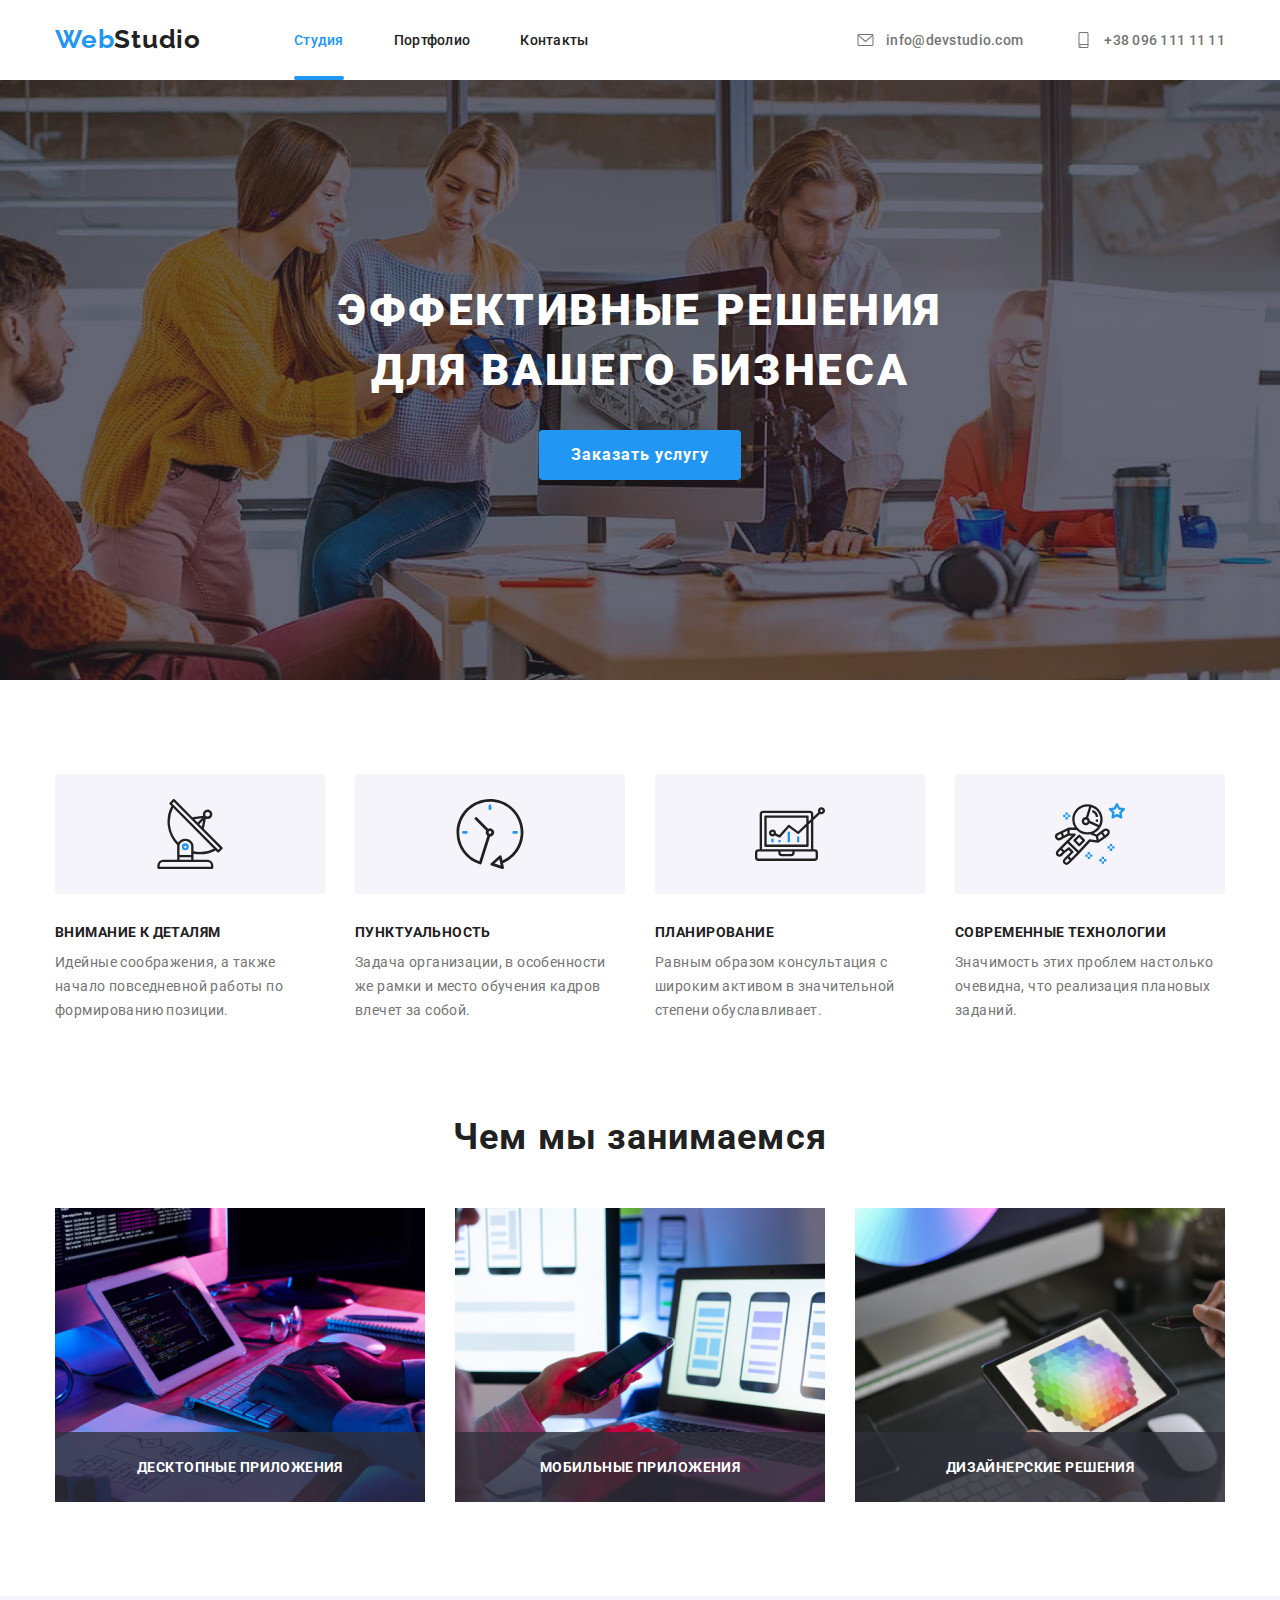
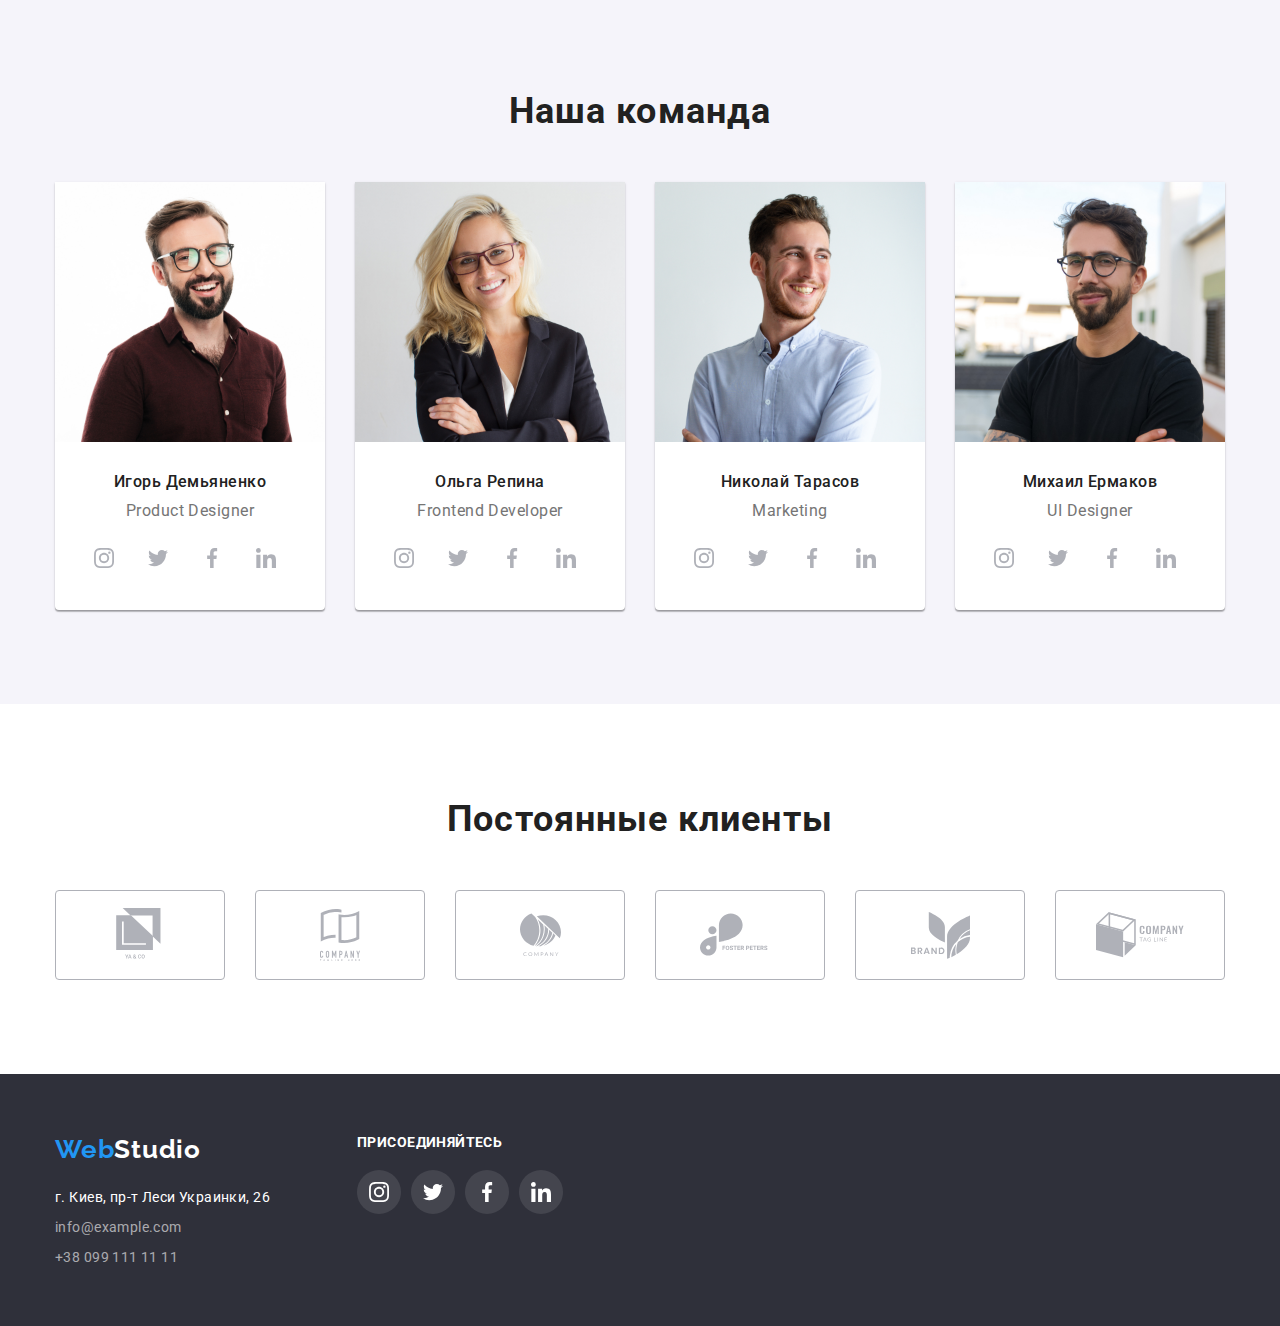
<file: index.html>
<!DOCTYPE html>
<html lang="ru">
  <head>
    <meta charset="UTF-8" />
    <meta name="viewport" content="width=device-width, initial-scale=1.0" />
    <link
      href="https://fonts.googleapis.com/css2?family=Oleo+Script&family=Raleway:wght@700&family=Roboto:wght@400;500;700;900&display=swap"
      rel="stylesheet">
    <link rel="stylesheet" href="./css/normalize.css">
    <link rel="stylesheet" href="./css/styles.css">
    <title>Web Studio</title>
  </head>
  <body>
    <header class="header">
      <div class="container flex-box">
        <nav class="navigation flex-box">
          <a href="./index.html" class="logo-link link">Web<span class="logo-span">Studio</span></a>
          <ul class="nav-list list flex-box">
            <li class="nav-item"><a href="./index.html" class="nav-link active link position-container">Студия</a></li>
            <li class="nav-item"><a href="./portfolio.html" class="nav-link link position-container">Портфолио</a></li>
            <li class="nav-item"><a href="#" class="nav-link link position-container">Контакты</a></li>
          </ul>
        </nav>
        <address class="address">
          <a href="mailto:info@devstudio.com" class="address-link mail link">
            <svg class="icon address-icon" width="21px" height="16px">
              <use href="./images/symbol-defs.svg#icon-envelope"></use>
            </svg>
            <span class="adress-span">info@devstudio.com</span>
          </a>
          <a href="tel:+380961111111" class="address-link phone link">
            <svg class="icon address-icon" width="16px" height="26px">
              <use href="./images/symbol-defs.svg#icon-smartphone"></use>
            </svg>
            <span class="adress-span">+38 096 111 11 11</span>
          </a>
        </address>
      </div>
    </header>
    <main class="main">
      <section class="hero">
        <div class="container">
          <h1 class="hero-title">Эффективные решения для вашего бизнеса</h1>
          <button type="button" class="button hero-button" data-modal-open>Заказать услугу</button>
        </div> 
      </section>
      <!-- Код для модального окна -->
      <div class="modal-backdrop is-hidden" data-modal>
        <div class="modal">
          <button type="button" class="button close-button flex-box" data-modal-close>
            <svg class="close-icon" width="18px" height="18px">
              <use href="./images/symbol-defs.svg#icon-close-black"></use>
            </svg>
          </button>
        </div>
      </div>
      <!-- Конец кода модального окна -->
      <section class="section our-features">
        <div class="container">
        <h2 class="title hidden-title">Наши особености</h2>
        <ul class="content-list list flex-box">
          <li class="list-item">
            <div class="icon-container">
              <svg class="icon features-icon" width="70px" height="70px">
                <use href="./images/symbol-defs.svg#icon-our-features1"></use>
              </svg>
            </div>
            <h3 class="subtitle">Внимание к деталям</h3>
            <p class="text">
              Идейные соображения, а также начало повседневной работы по
              формированию позиции.
            </p>
          </li>
          <li class="list-item">
            <div class="icon-container">
              <svg class="icon features-icon" width="70px" height="70px">
                <use href="./images/symbol-defs.svg#icon-our-features2"></use>
              </svg>
            </div>
            <h3 class="subtitle">Пунктуальность</h3>
            <p class="text">
              Задача организации, в особенности же рамки и место обучения кадров
              влечет за собой.
            </p>
          </li>
          <li class="list-item">
            <div class="icon-container">
              <svg class="icon features-icon" width="70px" height="70px">
                <use href="./images/symbol-defs.svg#icon-our-features3"></use>
              </svg>
            </div>
            <h3 class="subtitle">Планирование</h3>
            <p class="text">
              Равным образом консультация с широким активом в значительной
              степени обуславливает.
            </p>
          </li>
          <li class="list-item">
            <div class="icon-container">
              <svg class="icon features-icon" width="70px" height="70px">
                <use href="./images/symbol-defs.svg#icon-our-features4"></use>
              </svg>
            </div>
            <h3 class="subtitle">Современные технологии</h3>
            <p class="text"> 
              Значимость этих проблем настолько очевидна, что реализация
              плановых заданий.
            </p>
          </li>
        </ul>
        </div>
      </section>
      <section class="section we-do">
        <div class="container">
          <h4 class="title">Чем мы занимаемся</h4>
        <ul class="content-list list flex-box">
          <li class="list-item">
            <div class="position-container">
              <img 
              src="./images/box1.jpg" 
              alt="Человек печатает" 
              width="370" height="294" 
              class="img" 
              />
              <p class="text">Десктопные приложения</p>
            </div>
          </li>
          <li class="list-item">
            <div class="position-container">
              <img 
              src="./images/box2.jpg" 
              alt="Человек держит в руках телефон" 
              width="370" 
              height="294" 
              class="img" 
              />
              <p class="text">Мобильные приложения</p>
            </div>
          </li>
          <li class="list-item">
            <div class="position-container">
              <img 
              src="./images/box3.jpg" 
              alt="Человек держит в руках планшет" 
              width="370" 
              height="294" 
              class="img" 
              />
              <p class="text">Дизайнерские решения</p>
            </div>
          </li>
        </ul>
        </div>
      </section>
      <section class="section team">
        <div class="container">
          <h5 class="title">Наша команда</h5>
        <ul class="content-list list flex-box">
          <li class="list-item team-member"> 
            <figure class="content-box">
              <img
                src="./images/product-disigner.jpg"
                alt="Мужчина в очках и с бородой"
                width="270"
                height="260"
                class="img"
              />
              <p class="subtitle">Игорь Демьяненко</p>
              <figcaption class="desc">Product Designer</figcaption>
            </figure>
            <ul class="list icon-list flex-box">
              <li class="list-item social-item">
                <a href="#" class="link social-link flex-box">
                  <svg class="icon social-icon">
                    <use href="./images/symbol-defs.svg#icon-instagram"></use>
                  </svg>
                </a>
              </li>
              <li class="list-item social-item">
                <a href="#" class="link social-link flex-box">
                  <svg class="icon social-icon">
                    <use href="./images/symbol-defs.svg#icon-twitter"></use>
                  </svg>
                </a>
              </li>
              <li class="list-item social-item">
                <a href="#" class="link social-link flex-box">
                  <svg class="icon social-icon">
                    <use href="./images/symbol-defs.svg#icon-facebook"></use>
                  </svg>
                </a>
              </li>
              <li class="list-item social-item">
                <a href="#" class="link social-link flex-box">
                  <svg class="icon social-icon">
                    <use href="./images/symbol-defs.svg#icon-linkedin"></use>
                  </svg>
                </a>
              </li>
            </ul>
          </li>
          <li class="list-item team-member">
            <figure class="content-box">
              <img
                src="./images/frontend-developer.jpg"
                alt="Светловолосая женщина в очках"
                width="270"
                height="260"
                class="img"
              />
              <p class="subtitle">Ольга Репина</p>
              <figcaption class="desc">Frontend Developer</figcaption>
            </figure>
            <ul class="list icon-list flex-box">
              <li class="list-item social-item">
                <a href="#" class="link social-link flex-box">
                  <svg class="icon social-icon">
                    <use href="./images/symbol-defs.svg#icon-instagram"></use>
                  </svg>
                </a>
              </li>
              <li class="list-item social-item">
                <a href="#" class="link social-link flex-box">
                  <svg class="icon social-icon">
                    <use href="./images/symbol-defs.svg#icon-twitter"></use>
                  </svg>
                </a>
              </li>
              <li class="list-item social-item">
                <a href="#" class="link social-link flex-box">
                  <svg class="icon social-icon">
                    <use href="./images/symbol-defs.svg#icon-facebook"></use>
                  </svg>
                </a>
              </li>
              <li class="list-item social-item">
                <a href="#" class="link social-link flex-box">
                  <svg class="icon social-icon">
                    <use href="./images/symbol-defs.svg#icon-linkedin"></use>
                  </svg>
                </a>
              </li>
            </ul>
          </li>
          <li class="list-item team-member">
            <figure class="content-box">
              <img
                src="./images/marketing.jpg"
                alt="Мужчина без очков"
                width="270"
                height="260"
                class="img"
              />
              <p class="subtitle">Николай Тарасов</p>
              <figcaption class="desc">Marketing</figcaption>
            </figure>
            <ul class="list icon-list flex-box">
              <li class="list-item social-item">
                <a href="#" class="link social-link flex-box">
                  <svg class="icon social-icon">
                    <use href="./images/symbol-defs.svg#icon-instagram"></use>
                  </svg>
                </a>
              </li>
              <li class="list-item social-item">
                <a href="#" class="link social-link flex-box">
                  <svg class="icon social-icon">
                    <use href="./images/symbol-defs.svg#icon-twitter"></use>
                  </svg>
                </a>
              </li>
              <li class="list-item social-item">
                <a href="#" class="link social-link flex-box">
                  <svg class="icon social-icon">
                    <use href="./images/symbol-defs.svg#icon-facebook"></use>
                  </svg>
                </a>
              </li>
              <li class="list-item social-item">
                <a href="#" class="link social-link flex-box">
                  <svg class="icon social-icon">
                    <use href="./images/symbol-defs.svg#icon-linkedin"></use>
                  </svg>
                </a>
              </li>
            </ul>
          </li>
          <li class="list-item team-member">
            <figure class="content-box">
              <img
                src="./images/ui-designer.jpg"
                alt="Ещё один мужчина в очках"
                width="270"
                height="260"
                class="img"
              />
              <p class="subtitle">Михаил Ермаков</p>
              <figcaption class="desc">UI Designer</figcaption>
            </figure>
            <ul class="list icon-list flex-box">
              <li class="list-item social-item">
                <a href="#" class="link social-link flex-box">
                  <svg class="icon social-icon">
                    <use href="./images/symbol-defs.svg#icon-instagram"></use>
                  </svg>
                </a>
              </li>
              <li class="list-item social-item">
                <a href="#" class="link social-link flex-box">
                  <svg class="icon social-icon">
                    <use href="./images/symbol-defs.svg#icon-twitter"></use>
                  </svg>
                </a>
              </li>
              <li class="list-item social-item">
                <a href="#" class="link social-link flex-box">
                  <svg class="icon social-icon">
                    <use href="./images/symbol-defs.svg#icon-facebook"></use>
                  </svg>
                </a>
              </li>
              <li class="list-item social-item">
                <a href="#" class="link social-link flex-box">
                  <svg class="icon social-icon">
                    <use href="./images/symbol-defs.svg#icon-linkedin"></use>
                  </svg>
                </a>
              </li>
            </ul>
          </li>
        </ul>
        </div>
      </section>
      <section class="clients">
        <div class="container">
          <h6 class="title">Постоянные клиенты</h6>
          <ul class="clients-list list flex-box">
            <li class="list-item client">
              <a href="#" class="link client-link" aria-label="YA & CO">
                <svg class="icon client-icon" width="55px" height="54px">
                  <use href="./images/symbol-defs.svg#icon-client1"></use>
                </svg>
              </a>
            </li>
            <li class="list-item client">
              <a href="#" class="link client-link" aria-label="Company tagline here">
                <svg class="icon client-icon" width="52px" height="52px">
                  <use href="./images/symbol-defs.svg#icon-client2"></use>
                </svg>
              </a>
            </li>
            <li class="list-item client">
              <a href="#" class="link client-link" aria-label="Company">
                <svg class="icon client-icon" width="43px" height="44px">
                  <use href="./images/symbol-defs.svg#icon-client3"></use>
                </svg>
              </a>
            </li>
            <li class="list-item client">
              <a href="#" class="link client-link" aria-label="Foster peters">
                <svg class="icon client-icon" width="182px" height="80px">
                  <use href="./images/symbol-defs.svg#icon-client4"></use>
                </svg>
              </a>
            </li>
            <li class="list-item client">
              <a href="#" class="link client-link" aria-label="Brand">
                <svg class="icon client-icon" width="73px" height="59px">
                  <use href="./images/symbol-defs.svg#icon-client5"></use>
                </svg>
              </a>
            </li>
            <li class="list-item client">
              <a href="#" class="link client-link" aria-label="Company Tag Line">
                <svg class="icon client-icon" width="174px" height="88px">
                  <use href="./images/symbol-defs.svg#icon-client6"></use>
                </svg>
              </a>
            </li>
          </ul>
        </div>
      </section>
    </main>
    <footer class="footer">
      <div class="container flex-box">
        <div class="address-container">
          <a href="./index.html" class="logo-link link">Web<span class="logo-span">Studio</span></a>
          <address class="address">
            <ul class="address-links list">
              <li class="address-list-item">
                <a href="https://www.google.com.ua/maps/place/%D0%B1%D1%83%D0%BB.+%D0%9B%D0%B5%D1%81%D0%B8+%D0%A3%D0%BA%D1%80%D0%B0%D0%B8%D0%BD%D0%BA%D0%B8,+26,+%D0%9A%D0%B8%D0%B5%D0%B2,+02000/@50.4253025,30.5332374,15.44z/data=!4m13!1m7!3m6!1s0x40d4cf0e033ecbe9:0x57a4dffefec77da0!2z0LHRg9C7LiDQm9C10YHQuCDQo9C60YDQsNC40L3QutC4LCAyNiwg0JrQuNC10LIsIDAyMDAw!3b1!8m2!3d50.4265807!4d30.5383858!3m4!1s0x40d4cf0e033ecbe9:0x57a4dffefec77da0!8m2!3d50.4265807!4d30.5383858?hl=ru"
                  target="_blank" class="address-link location link">г. Киев, пр-т Леси Украинки, 26</a>
              </li>
              <li class="address-list-item"><a href="mailto:info@example.com" class="address-link mail link">info@example.com</a>
              </li>
              <li class="address-list-item"><a href="tel:+380991111111" class="address-link phone link">+38 099 111 11 11</a></li>
            </ul>
          </address>
        </div>
        <div class="social-container">
          <h7 class="title social-title">Присоединяйтесь</h7>
          <ul class="list icon-list flex-box">
            <li class="list-item social-item">
              <a href="#" class="link social-link flex-box">
                <svg class="icon social-icon">
                  <use href="./images/symbol-defs.svg#icon-instagram"></use>
                </svg>
              </a>
            </li>
            <li class="list-item social-item">
              <a href="#" class="link social-link flex-box">
                <svg class="icon social-icon">
                  <use href="./images/symbol-defs.svg#icon-twitter"></use>
                </svg>
              </a>
            </li>
            <li class="list-item social-item">
              <a href="#" class="link social-link flex-box">
                <svg class="icon social-icon">
                  <use href="./images/symbol-defs.svg#icon-facebook"></use>
                </svg>
              </a>
            </li>
            <li class="list-item social-item">
              <a href="#" class="link social-link flex-box">
                <svg class="icon social-icon">
                  <use href="./images/symbol-defs.svg#icon-linkedin"></use>
                </svg>
              </a>
            </li>
          </ul>
        </div>
      </div>
    </footer>

    <script src="./js/modal.js"></script>
  </body>
</html>
</file>
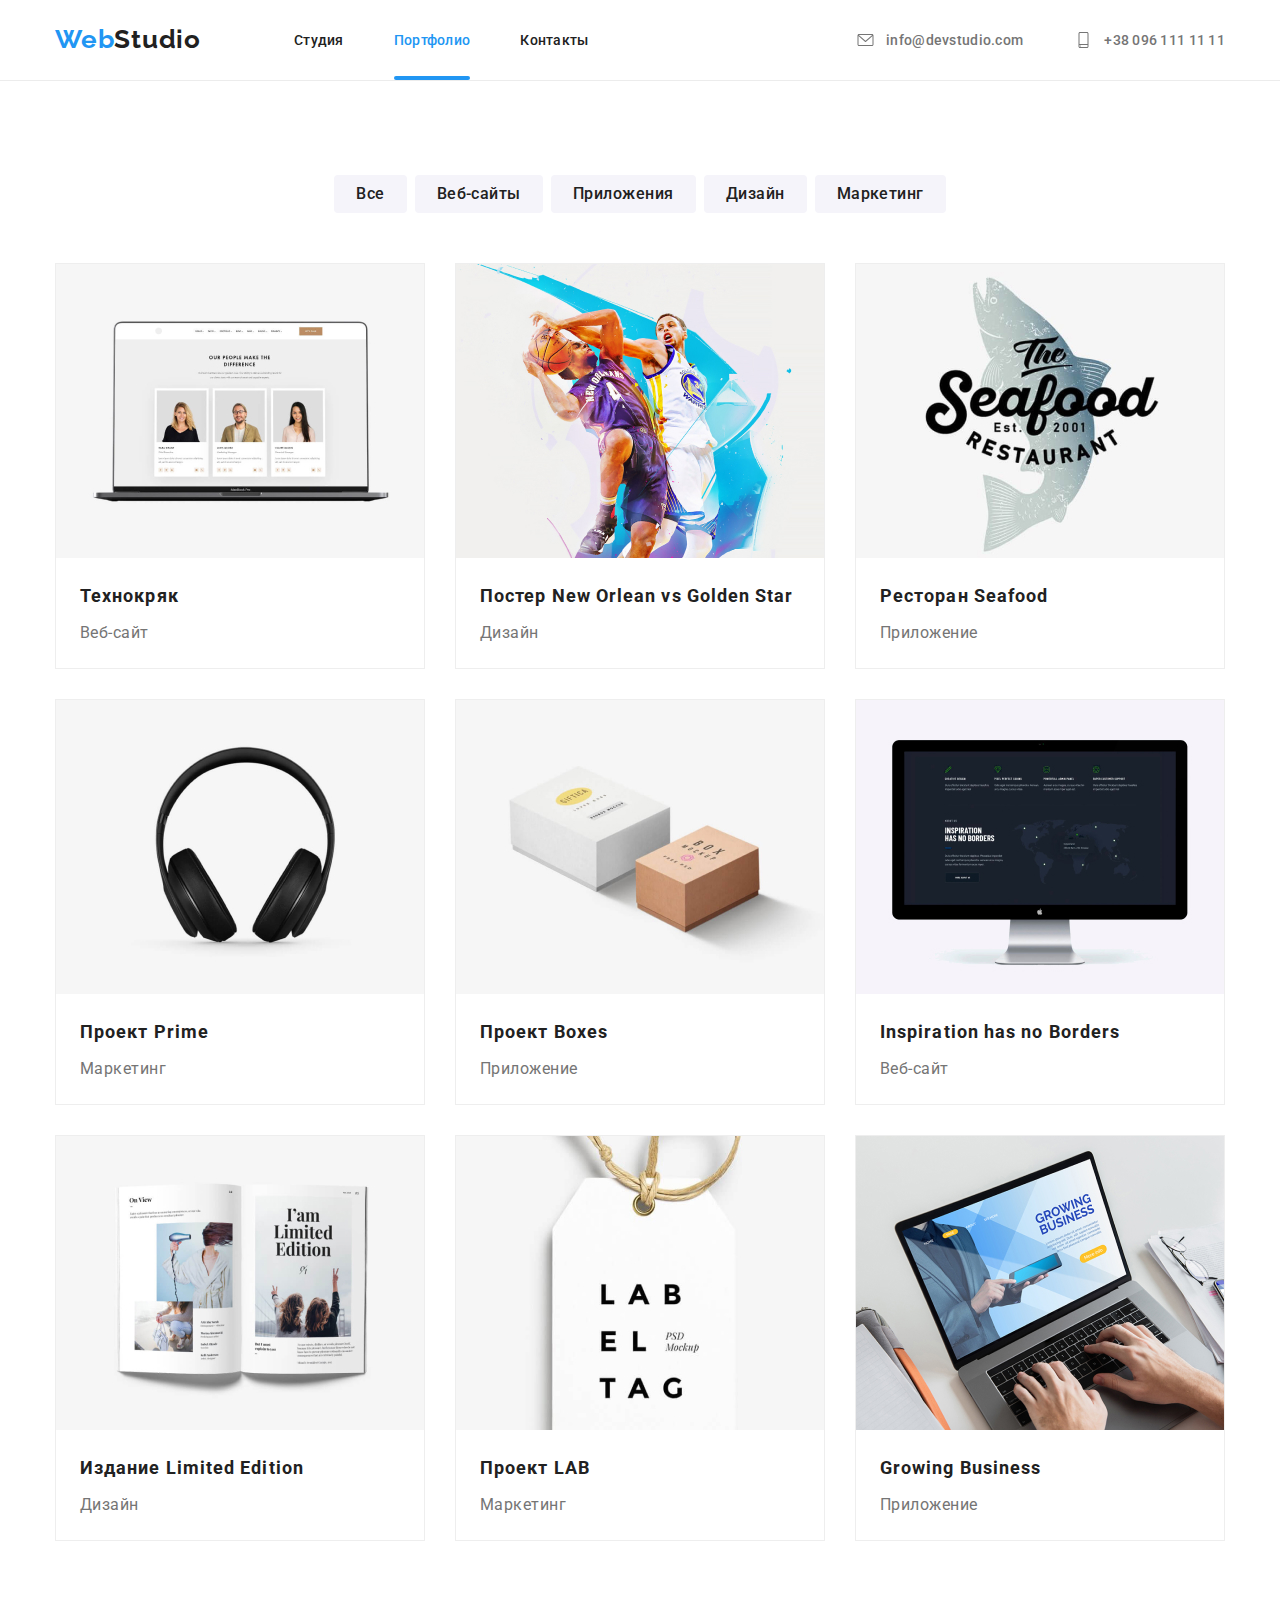
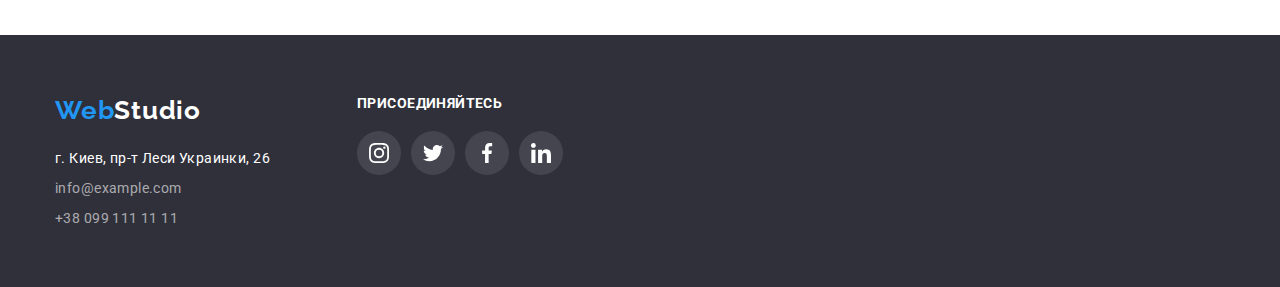
<file: portfolio.html>
<!DOCTYPE html>
<html lang="ru">
<head>
    <meta charset="UTF-8">
    <meta name="viewport" content="width=device-width, initial-scale=1.0">
    <link
        href="https://fonts.googleapis.com/css2?family=Oleo+Script&family=Raleway:wght@700&family=Roboto:wght@400;500;700;900&display=swap"
        rel="stylesheet">
    <link rel="stylesheet" href="./css/normalize.css">
    <link rel="stylesheet" href="./css/styles.css">
    <title>Портфолио</title>
</head>
<body>
    <header class="header portfolio-header">
        <div class="container flex-box">
            <nav class="navigation flex-box">
                <a href="./index.html" class="logo-link link">Web<span class="logo-span">Studio</span></a>
                <ul class="nav-list list flex-box">
                    <li class="nav-item"><a href="./index.html" class="nav-link link position-container">Студия</a></li>
                    <li class="nav-item"><a href="./portfolio.html" class="nav-link active link position-container">Портфолио</a></li>
                    <li class="nav-item"><a href="#" class="nav-link link position-container">Контакты</a></li>
                </ul>
            </nav>
            <address class="address">
                <a href="mailto:info@devstudio.com" class="address-link mail link">
                    <svg class="icon address-icon" width="21px" height="16px">
                        <use href="./images/symbol-defs.svg#icon-envelope"></use>
                    </svg>
                    <span class="adress-span">info@devstudio.com</span>
                </a>
                <a href="tel:+380961111111" class="address-link phone link">
                    <svg class="icon address-icon" width="16px" height="26px">
                        <use href="./images/symbol-defs.svg#icon-smartphone"></use>
                    </svg>
                    <span class="adress-span">+38 096 111 11 11</span>
                </a>
            </address>
        </div>
    </header>
    <main class="main">
        <section class="portfolio">
            <div class="container">
                <h1 class="title hidden-title">Портфолио</h1>
            <ul class="filters-list list flex-box">
                <li class="filters-item">
                    <button type="button" class="button filters-button">Все</button>
                </li>
                <li class="filters-item">
                    <button type="button" class="button filters-button">Веб-сайты</button>
                </li>
                <li class="filters-item">
                    <button type="button" class="button filters-button">Приложения</button>
                </li>
                <li class="filters-item">
                    <button type="button" class="button filters-button">Дизайн</button>
                </li>
                <li class="filters-item">
                    <button type="button" class="button filters-button">Маркетинг</button>
                </li>
            </ul>
            <ul class="portfolio-list list flex-box">
                <li class="portfolio-item">
                    <a href="#" class="portfolio-link link">
                        <div class="position-container">
                            <img src="./images/project1.jpg" alt="project1" width="370" height="294" class="img" />
                            <div class="overlay">
                                <p class="description">Технокряк это современная площадка распространения коронавируса. Компании используют эту
                                    платформу для цифрового
                                    шпионажа и атак на защищённые сервера конкурентов.</p>
                            </div>
                        </div>
                        <div class="portfolio-info">
                            <h2 class=subtitle>Технокряк</h2>
                            <p class="text">Веб-сайт</p>
                        </div>
                    </a>
                </li>
                <li class="portfolio-item">
                    <a href="#" class="portfolio-link link">
                        <div class="position-container">
                            <img src="./images/project2.jpg" alt="project2" width="370" height="294" class="img" />
                            <div class="overlay">
                                <p class="description">Not found.</p>
                            </div>
                        </div>
                        <div class="portfolio-info">
                            <h2 class=subtitle>Постер New Orlean vs Golden Star</h2>
                            <p class="text">Дизайн</p>
                        </div>
                    </a>
                </li>
                <li class="portfolio-item">
                    <a href="#" class="portfolio-link link">
                        <div class="position-container">
                            <img src="./images/project3.jpg" alt="project3" width="370" height="294" class="img" />
                            <div class="overlay">
                                <p class="description">Not found.</p>
                            </div>
                        </div>
                        <div class="portfolio-info">
                            <h2 class=subtitle>Ресторан Seafood</h2>
                            <p class="text">Приложение</p>
                        </div>
                    </a>
                </li>
                <li class="portfolio-item">
                    <a href="#" class="portfolio-link link">
                        <div class="position-container">
                            <img src="./images/project4.jpg" alt="project4" width="370" height="294" class="img" />
                            <div class="overlay">
                                <p class="description">Not found.</p>
                            </div>
                        </div>
                        <div class="portfolio-info">
                            <h2 class=subtitle>Проект Prime</h2>
                            <p class="text">Маркетинг</p>
                        </div>
                    </a>
                </li>
                <li class="portfolio-item">
                    <a href="#" class="portfolio-link link">
                        <div class="position-container">
                            <img src="./images/project5.jpg" alt="project5" width="370" height="294" class="img" />
                            <div class="overlay">
                                <p class="description">Not found.</p>
                            </div>
                        </div>
                        <div class="portfolio-info">
                            <h2 class=subtitle>Проект Boxes</h2>
                            <p class="text">Приложение</p>
                        </div>
                    </a>
                </li>
                <li class="portfolio-item">
                    <a href="#" class="portfolio-link link">
                        <div class="position-container">
                            <img src="./images/project6.jpg" alt="project6" width="370" height="294" class="img" />
                            <div class="overlay">
                                <p class="description">Not found.</p>
                            </div>
                        </div>
                        <div class="portfolio-info">
                            <h2 class=subtitle>Inspiration has no Borders</h2>
                            <p class="text">Веб-сайт</p>
                        </div>
                    </a>
                </li>
                <li class="portfolio-item">
                    <a href="#" class="portfolio-link link">
                        <div class="position-container">
                            <img src="./images/project7.jpg" alt="project7" width="370" height="294" class="img" />
                            <div class="overlay">
                                <p class="description">Not found.</p>
                            </div>
                        </div>
                        <div class="portfolio-info">
                            <h2 class=subtitle>Издание Limited Edition</h2>
                            <p class="text">Дизайн</p>
                        </div>
                    </a>
                </li>
                <li class="portfolio-item">
                    <a href="#" class="portfolio-link link">
                        <div class="position-container">
                            <img src="./images/project8.jpg" alt="project8" width="370" height="294" class="img" />
                            <div class="overlay">
                                <p class="description">Not found.</p>
                            </div>
                        </div>
                        <div class="portfolio-info">
                            <h2 class=subtitle>Проект LAB</h2>
                            <p class="text">Маркетинг</p>
                        </div>
                    </a>
                </li>
                <li class="portfolio-item">
                    <a href="#" class="portfolio-link link"> 
                        <div class="position-container">
                            <img src="./images/project9.jpg" alt="project9" width="370" height="294" class="img" />
                            <div class="overlay">
                                <p class="description">Not found.</p>
                            </div>
                        </div>
                        <div class="portfolio-info">
                            <h2 class=subtitle>Growing Business</h2>
                            <p class="text">Приложение</p>
                        </div>
                    </a>
                </li>
            </ul>
            </div>
        </section>
    </main>
    <footer class="footer">
        <div class="container flex-box">
            <div class="address-container">
                <a href="./index.html" class="logo-link link">Web<span class="logo-span">Studio</span></a>
                <address class="address">
                    <ul class="address-links list">
                        <li class="address-list-item">
                            <a href="https://www.google.com.ua/maps/place/%D0%B1%D1%83%D0%BB.+%D0%9B%D0%B5%D1%81%D0%B8+%D0%A3%D0%BA%D1%80%D0%B0%D0%B8%D0%BD%D0%BA%D0%B8,+26,+%D0%9A%D0%B8%D0%B5%D0%B2,+02000/@50.4253025,30.5332374,15.44z/data=!4m13!1m7!3m6!1s0x40d4cf0e033ecbe9:0x57a4dffefec77da0!2z0LHRg9C7LiDQm9C10YHQuCDQo9C60YDQsNC40L3QutC4LCAyNiwg0JrQuNC10LIsIDAyMDAw!3b1!8m2!3d50.4265807!4d30.5383858!3m4!1s0x40d4cf0e033ecbe9:0x57a4dffefec77da0!8m2!3d50.4265807!4d30.5383858?hl=ru"
                                target="_blank" class="address-link location link">г. Киев, пр-т Леси Украинки, 26</a>
                        </li>
                        <li class="address-list-item"><a href="mailto:info@example.com"
                                class="address-link mail link">info@example.com</a>
                        </li>
                        <li class="address-list-item"><a href="tel:+380991111111" class="address-link phone link">+38 099
                                111 11 11</a></li>
                    </ul>
                </address>
            </div>
            <div class="social-container">
                <h7 class="title social-title">Присоединяйтесь</h7>
                <ul class="list icon-list flex-box">
                    <li class="list-item social-item">
                        <a href="#" class="link social-link flex-box">
                            <svg class="icon social-icon">
                                <use href="./images/symbol-defs.svg#icon-instagram"></use>
                            </svg>
                        </a>
                    </li>
                    <li class="list-item social-item">
                        <a href="#" class="link social-link flex-box">
                            <svg class="icon social-icon">
                                <use href="./images/symbol-defs.svg#icon-twitter"></use>
                            </svg>
                        </a>
                    </li>
                    <li class="list-item social-item">
                        <a href="#" class="link social-link flex-box">
                            <svg class="icon social-icon">
                                <use href="./images/symbol-defs.svg#icon-facebook"></use>
                            </svg>
                        </a>
                    </li>
                    <li class="list-item social-item">
                        <a href="#" class="link social-link flex-box">
                            <svg class="icon social-icon">
                                <use href="./images/symbol-defs.svg#icon-linkedin"></use>
                            </svg>
                        </a>
                    </li>
                </ul>
            </div>
        </div>
    </footer>
</body>
</html>
</file>
<file: css/styles.css>
:root {
  --primary-text-color: #757575;
  --title-text-color: #212121;
  --accent-color: #2196f3;
  --main-font-family: 'Roboto', sans-serif;

  --main-timing-function: cubic-bezier(0.4, 0, 0.2, 1);
  --main-duration: 250ms;
}

html {
  box-sizing: border-box;
}

*,
*::before,
*::after {
  box-sizing: inherit;
}

body {
  margin: 0;
  padding: 0;
  font-size: 0;
}

.img {
  display: block;
}

.list {
  list-style: none;
  margin: 0;
  padding: 0;
}

.link {
  text-decoration: none;
}

.container {
  margin: 0 auto;
  width: 1200px;
  padding-left: 15px;
  padding-right: 15px;
  margin: 0 auto;
}

.flex-box {
  display: flex;
}

.position-container {
  position: relative;
}

.button {
  border: none;
  outline: none;
  cursor: pointer;
}

/* Header */

.logo-link {
  font-family: 'Raleway', sans-serif;
  font-weight: 700;
  font-size: 26px;
  line-height: 31px;
  letter-spacing: 0.03em;
  color: var(--accent-color);
}

.header .logo-link {
  margin-right: 93px;
  padding-top: 24px;
  padding-bottom: 25px;
}

.logo-span {
  color: var(--title-text-color);
}

.nav-item {
  margin-right: 50px;
}

.nav-list .nav-item:last-child {
  margin-right: 0;
}

.nav-link {
  font-family: var(--main-font-family);
  font-weight: 500;
  font-size: 14px;
  line-height: 16px;
  letter-spacing: 0.02em;
  color: var(--title-text-color);

  display: block;
  padding-top: 32px;
  padding-bottom: 32px;

  transition-property: color;
  transition-duration: var(--main-duration);
  transition-timing-function: var(--main-timing-function);
}

.active {
  color: var(--accent-color);
}

.active::after {
  content: '';

  position: absolute;
  bottom: 0;
  left: 0;
  width: 100%;
  height: 4px;

  background-color: var(--accent-color);
  border-radius: 2px;
}

.nav-link:hover,
.nav-link:focus {
  color: var(--accent-color);
}

/* Контакты */

.header .address {
  display: flex;
  margin-left: auto;
}

.address-link {
  font-family: var(--main-font-family);
  font-style: normal;
  font-weight: 500;
  font-size: 14px;
  line-height: 16px;
  letter-spacing: 0.02em;
  color: var(--primary-text-color);

  display: flex;
  align-items: center;
  margin-right: 50px;
  padding-top: 32px;
  padding-bottom: 32px;

  transition-property: color;
  transition-duration: var(--main-duration);
  transition-timing-function: var(--main-timing-function);
}

.header .address .address-link:last-child {
  margin-right: 0;
}

.address-link:hover,
.address-link:focus {
  color: var(--accent-color);
}

.address-icon {
  fill: currentColor;
  width: 21px;
  height: 16px;
  margin-right: 10px;
}

/* Hero */

.hero {
  background: #2f303a;
  text-align: center;

  padding-top: 200px;
  padding-bottom: 200px;

  background-image: linear-gradient(
      to right,
      rgba(47, 48, 58, 0.4),
      rgba(47, 48, 58, 0.4)
    ),
    url('../images/bg-hero.jpg');
  background-repeat: no-repeat;
  background-position: center;
  background-size: cover;
}

.hero-title {
  text-transform: uppercase;
  font-family: var(--main-font-family);
  font-weight: 900;
  font-size: 44px;
  line-height: 60px;
  letter-spacing: 0.06em;
  color: #ffffff;

  margin-top: 0;
  margin-bottom: 30px;
  margin-left: auto;
  margin-right: auto;
  width: 696px;
}

.hero-button {
  background: var(--accent-color);
  font-family: var(--main-font-family);
  font-weight: 700;
  font-size: 16px;
  line-height: 30px;
  text-align: center;
  letter-spacing: 0.06em;
  color: #ffffff;

  display: inline-block;
  min-width: 200px;
  padding: 10px 32px;
  border-radius: 4px;
}

/* Модальное окно */

.modal-backdrop {
  position: fixed;

  top: 0;
  left: 0;
  z-index: 999;

  width: 100%;
  height: 100%;

  background-color: rgba(0, 0, 0, 0.2);

  opacity: 1;
  transition-property: opacity;
  transition-duration: var(--main-duration);
  transition-timing-function: var(--main-timing-function);
}

.modal-backdrop.is-hidden {
  opacity: 0;
  pointer-events: none;
}

.modal-backdrop.is-hidden .modal {
  transform: translate(-50%, -50%) scale(0.7);
}

.modal {
  position: absolute;
  top: 50%;
  left: 50%;
  transform: translate(-50%, -50%) scale(1);

  width: 528px;
  height: 581px;

  background: #ffffff;
  box-shadow: 0px 1px 3px rgba(0, 0, 0, 0.12), 0px 1px 1px rgba(0, 0, 0, 0.14),
    0px 2px 1px rgba(0, 0, 0, 0.2);
  border-radius: 4px;

  transition-property: transform;
  transition-duration: var(--main-duration);
  transition-timing-function: var(--main-timing-function);
}

.modal .close-button {
  width: 30px;
  height: 30px;

  margin-left: 490px;
  margin-top: 8px;
  margin-right: 8px;

  background: #ffffff;
  border: 1px solid rgba(0, 0, 0, 0.1);
  border-radius: 50%;

  align-items: center;
  justify-content: center;
}

/* Первая секция */

.our-features {
  padding-top: 94px;
  padding-bottom: 94px;
}

.hidden-title {
  position: absolute;
  clip: rect(0 0 0 0);
  width: 1px;
  height: 1px;
  margin: -1px;
  border: 0;
  padding: 0;
  overflow: hidden;
}

.our-features .icon-container {
  width: 270px;
  height: 120px;
  background: #f5f4fa;
  border-radius: 4px;
  padding-left: 100px;
  padding-top: 25px;
  margin-bottom: 30px;
}

.our-features .list-item {
  margin-right: 30px;
  width: 270px;
}

.our-features .list-item:last-child {
  margin-right: 0;
}

.subtitle {
  font-family: var(--main-font-family);
  color: var(--title-text-color);
}

.our-features .subtitle {
  text-transform: uppercase;
  font-weight: 700;
  font-size: 14px;
  line-height: 16px;
  letter-spacing: 0.03em;

  margin-top: 0;
  margin-bottom: 10px;
}

.our-features .text {
  font-family: var(--main-font-family);
  color: var(--primary-text-color);
  font-weight: 400;
  font-size: 14px;
  line-height: 24px;
  letter-spacing: 0.03em;

  margin-top: 0;
  margin-bottom: 0;
}

/* Вторая секция */
.we-do {
  padding-bottom: 94px;
}

.title {
  font-family: var(--main-font-family);
  color: var(--title-text-color);
  font-weight: 700;
  font-size: 36px;
  line-height: 42px;
  text-align: center;
  letter-spacing: 0.03em;

  margin-top: 0;
  margin-bottom: 50px;
}

.we-do .list-item {
  margin-right: 30px;
}

.we-do .list-item:last-child {
  margin-right: 0;
}

.we-do .text {
  position: absolute;
  bottom: 0;
  left: 0;
  width: 370px;
  margin: 0;
  padding-top: 27px;
  padding-bottom: 27px;

  font-family: var(--main-font-family);
  font-weight: bold;
  font-size: 14px;
  line-height: 16px;
  text-align: center;
  letter-spacing: 0.03em;
  text-transform: uppercase;
  color: #ffffff;
  background-color: rgba(47, 48, 58, 0.8);
}

/* Третья секция */
.team {
  padding-top: 94px;
  padding-bottom: 94px;

  background: #f5f4fa;
}

.team .title {
  margin-top: 0;
  margin-bottom: 50px;
}

.team .team-member {
  margin-right: 30px;
  background: #ffffff;

  box-shadow: 0px 1px 3px rgba(0, 0, 0, 0.12), 0px 1px 1px rgba(0, 0, 0, 0.14),
    0px 2px 1px rgba(0, 0, 0, 0.2);
  border-radius: 0px 0px 4px 4px;
}

.team .team-member:last-child {
  margin-right: 0;
}

.team .content-box {
  margin: 0;
  text-align: center;
  padding-bottom: 16px;
}

.team .img {
  margin-bottom: 30px;
}

.team .subtitle {
  font-weight: 500;
  font-size: 16px;
  line-height: 19px;
  letter-spacing: 0.03em;

  margin-top: 0;
  margin-bottom: 10px;
}

.team .desc {
  font-family: var(--main-font-family);
  color: var(--primary-text-color);
  font-weight: 400;
  font-size: 16px;
  line-height: 19px;
  letter-spacing: 0.03em;
}

.team .icon-list {
  padding-bottom: 30px;
  justify-content: center;
}

.team .social-item {
  margin-right: 10px;
}

.team .social-icon:last-child {
  margin-right: 0;
}

.team .social-link {
  color: #afb1b8;

  width: 44px;
  height: 44px;
  border-radius: 50%;
  justify-content: center;
  align-items: center;

  transition-property: color, background-color;
  transition-duration: var(--main-duration);
  transition-timing-function: var(--main-timing-function);
}

.team .social-link:hover,
.team .social-link:target {
  background-color: var(--accent-color);
  color: #ffffff;
}

.team .social-icon {
  width: 20px;
  height: 20px;
  fill: currentColor;
}

/* client */

.clients {
  padding-top: 94px;
  padding-bottom: 94px;
}

.clients .title {
  margin-bottom: 50px;
}

.clients .list-item {
  margin-right: 30px;
}

.clients .list-item:last-child {
  margin-right: 0;
}

.clients .client-link {
  width: 170px;
  height: 90px;

  border: 1px solid #afb1b8;
  border-radius: 4px;
  display: flex;
  align-items: center;
  justify-content: center;
  color: #afb1b8;

  transition-property: color, border;
  transition-duration: var(--main-duration);
  transition-timing-function: var(--main-timing-function);
}

.clients .client-link:hover,
.clients .client-link:target {
  border: 1px solid var(--accent-color);
  color: var(--accent-color);
}

.clients .client-icon {
  fill: currentColor;
}

/* footer */
.footer {
  background: #2f303a;

  padding-top: 60px;
  padding-bottom: 60px;
}

.footer .logo-link {
  margin-bottom: 20px;
  display: inline-block;
}

.footer .logo-span {
  color: #ffffff;
}

.footer .address-list-item {
  margin-bottom: 9px;
  height: 21px;
}

.footer .address-list-item:last-child {
  margin-bottom: 0;
}

.footer .address-link {
  font-family: var(--main-font-family);
  font-weight: 400;
  font-size: 14px;
  line-height: 24px;
  letter-spacing: 0.03em;
  color: rgba(255, 255, 255, 0.6);
  padding: 0;
  margin: 0;
}

.footer .location {
  color: #ffffff;
}

.footer .address-container {
  margin-right: 70px;
  width: 232px;
}

.footer .social-title {
  display: inline-block;
  font-family: var(--main-font-family);
  color: #ffffff;
  font-weight: 700;
  font-size: 14px;
  line-height: 16px;
  letter-spacing: 0.03em;
  text-transform: uppercase;
  margin-bottom: 20px;
}

.footer .icon-list {
  justify-content: center;
}

.footer .social-item {
  margin-right: 10px;
}

.footer .social-icon:last-child {
  margin-right: 0;
}

.footer .social-link {
  color: #ffffff;
  background-color: rgba(255, 255, 255, 0.1);

  width: 44px;
  height: 44px;
  border-radius: 50%;
  justify-content: center;
  align-items: center;

  transition-property: color, background-color;
  transition-duration: var(--main-duration);
  transition-timing-function: var(--main-timing-function);
}

.footer .social-link:hover,
.footer.social-link:target {
  background-color: var(--accent-color);
  color: #ffffff;
}

.footer .social-icon {
  width: 20px;
  height: 20px;
  fill: currentColor;
}

/* Портфолио */

.portfolio-header {
  border-bottom: 1px solid #ececec;
}

.portfolio {
  padding-bottom: 94px;
  padding-top: 94px;
}

/* кнопки */

.portfolio .filters-list {
  margin-bottom: 50px;
  justify-content: center;
}

.portfolio .filters-item {
  margin-right: 8px;
}

.portfolio .filters-item:last-child {
  margin-right: 0;
}

.filters-button {
  background-color: #f5f4fa;
  font-family: var(--main-font-family);
  color: var(--title-text-color);
  font-weight: 500;
  font-size: 16px;
  line-height: 26px;
  text-align: center;
  letter-spacing: 0.03em;

  padding: 6px 22px;
  border: 0 solid transparent;
  border-radius: 4px;

  transition-property: background-color, box-shadow;
  transition-duration: var(--main-duration);
  transition-timing-function: var(--main-timing-function);
}

.filters-button:hover,
.filters-button:focus,
.filters-button:active {
  background-color: #2196f3;
  color: #ffffff;
  outline: none;
  box-shadow: 0px 3px 1px rgba(0, 0, 0, 0.1), 0px 1px 2px rgba(0, 0, 0, 0.08),
    0px 2px 2px rgba(0, 0, 0, 0.12);
  border-radius: 4px;
}

/* каталог */
.portfolio .portfolio-list {
  flex-wrap: wrap;
}

.portfolio .portfolio-item {
  width: 370px;
  margin-right: 30px;
  margin-bottom: 30px;

  border: 1px solid #eeeeee;

  background: #ffffff;
}

.portfolio .position-container {
  overflow: hidden;
}

.portfolio .overlay {
  content: '';
  position: absolute;

  top: 0;
  left: 0;

  width: 100%;
  height: 100%;
  background-color: rgba(33, 150, 243, 0.9);

  transform: translateY(100%);
  transition-property: transform;
  transition-duration: var(--main-duration);
  transition-timing-function: var(--main-timing-function);
}

.portfolio .description {
  position: absolute;

  margin: 0;
  width: 322px;
  top: 50%;
  left: 50%;
  transform: translate(-50%, -50%);

  font-family: var(--main-font-family);
  font-weight: 400;
  font-size: 18px;
  line-height: 28px;
  letter-spacing: 0.03em;

  color: #ffffff;
}

.portfolio .portfolio-item:hover,
.portfolio .portfolio-item:target {
  box-shadow: 0px 1px 1px rgba(0, 0, 0, 0.12), 0px 4px 4px rgba(0, 0, 0, 0.06),
    1px 4px 6px rgba(0, 0, 0, 0.16);
}

.portfolio .portfolio-item:hover .overlay,
.portfolio .portfolio-item:target .overlay {
  transform: translateY(0);
}

.portfolio .portfolio-item:nth-child(3n + 3) {
  margin-right: 0;
}

.portfolio .portfolio-item:nth-last-child(-n + 3) {
  margin-bottom: 0;
}

.portfolio-info {
  padding-top: 20px;
  padding-right: 24px;
  padding-left: 24px;
  padding-bottom: 20px;
}

.portfolio .subtitle {
  font-weight: 700;
  font-size: 18px;
  line-height: 36px;
  letter-spacing: 0.06em;

  margin: 0;
  padding-bottom: 4px;
}

.portfolio .text {
  font-family: var(--main-font-family);
  color: var(--primary-text-color);
  font-weight: 400;
  font-size: 16px;
  line-height: 30px;
  letter-spacing: 0.03em;

  margin: 0;
}
</file>
